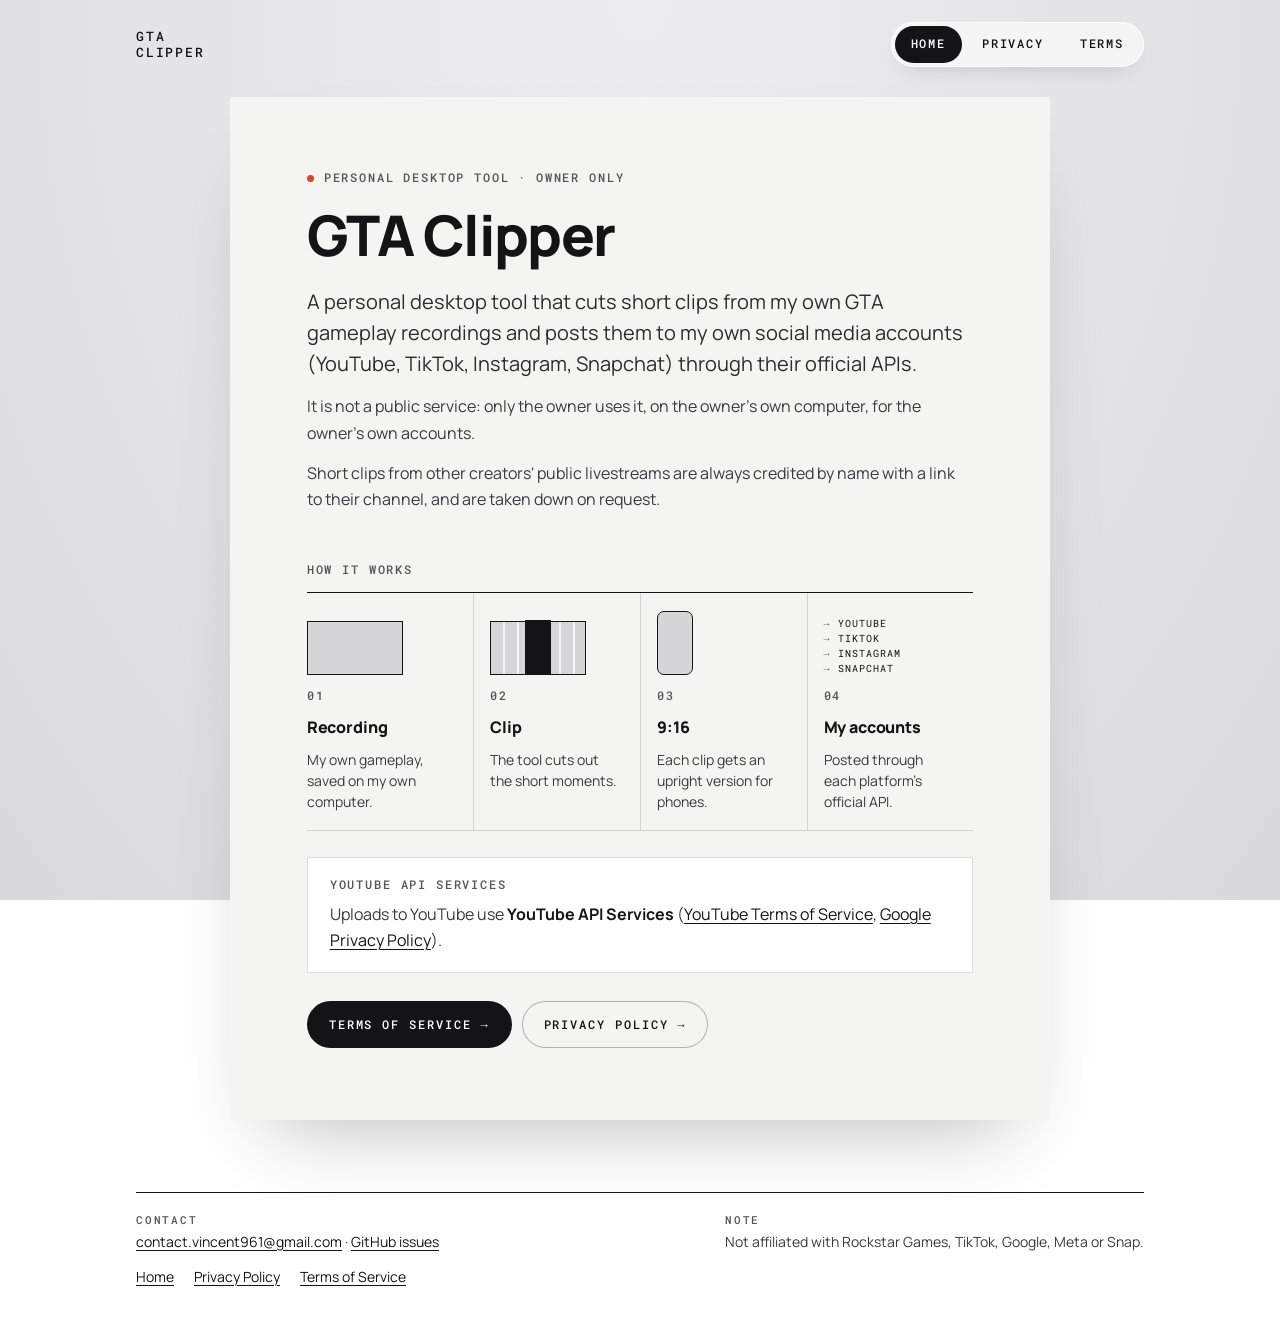
<file: index.html>
<!doctype html>
<html lang="en">
<head>
<meta charset="utf-8">
<meta name="viewport" content="width=device-width, initial-scale=1">
<title>GTA Clipper</title>
<meta name="description" content="A personal desktop tool that posts clips from my own GTA gameplay to my own accounts through official APIs.">
<link rel="stylesheet" href="style.css">
</head>
<body>
<a class="skip" href="#main">Skip to content</a>
<header class="site-header">
  <a class="wordmark" href="index.html"><span>GTA</span><span>Clipper</span></a>
  <nav class="nav" aria-label="Main">
    <a href="index.html" aria-current="page">Home</a>
    <a href="privacy.html">Privacy</a>
    <a href="terms.html">Terms</a>
  </nav>
</header>
<main id="main">
  <article class="sheet">
    <p class="kicker mono"><span class="dot" aria-hidden="true"></span>Personal desktop tool · Owner only</p>
    <h1>GTA Clipper</h1>
    <div class="prose">
      <p class="lead">A personal desktop tool that cuts short clips from my own GTA gameplay recordings and posts them to my own social media accounts (YouTube, TikTok, Instagram, Snapchat) through their official APIs.</p>
      <p>It is not a public service: only the owner uses it, on the owner's own computer, for the owner's own accounts.</p>
      <p>Short clips from other creators' public livestreams are always credited by name with a link to their channel, and are taken down on request.</p>
    </div>

    <div class="flow" role="group" aria-labelledby="flow-h">
      <span class="mono" id="flow-h">How it works</span>
      <ol>
        <li><div class="fig" aria-hidden="true"><div class="wide"></div></div><span class="step mono">01</span><span class="t">Recording</span><span class="d">My own gameplay, saved on my own computer.</span></li>
        <li><div class="fig" aria-hidden="true"><div class="cut"></div></div><span class="step mono">02</span><span class="t">Clip</span><span class="d">The tool cuts out the short moments.</span></li>
        <li><div class="fig" aria-hidden="true"><div class="tall"></div></div><span class="step mono">03</span><span class="t">9:16</span><span class="d">Each clip gets an upright version for phones.</span></li>
        <li><div class="fig" aria-hidden="true"><div class="plats"><span>YouTube</span><span>TikTok</span><span>Instagram</span><span>Snapchat</span></div></div><span class="step mono">04</span><span class="t">My accounts</span><span class="d">Posted through each platform's official API.</span></li>
      </ol>
    </div>

    <div class="notice">
      <span class="mono">YouTube API Services</span>
      <p>Uploads to YouTube use <strong>YouTube API Services</strong> (<a href="https://www.youtube.com/t/terms">YouTube Terms of Service</a>, <a href="https://www.google.com/policies/privacy">Google Privacy Policy</a>).</p>
    </div>

    <ul class="links">
      <li><a class="btn" href="terms.html">Terms of Service →</a></li>
      <li><a class="btn ghost" href="privacy.html">Privacy Policy →</a></li>
    </ul>
  </article>
</main>
<footer class="site-footer">
  <div class="inner">
    <div>
      <div class="mono">Contact</div>
      <a href="mailto:contact.vincent961@gmail.com">contact.vincent961@gmail.com</a> · <a href="https://github.com/vincent961/gta-clipper-legal/issues">GitHub issues</a>
    </div>
    <div>
      <div class="mono">Note</div>
      Not affiliated with Rockstar Games, TikTok, Google, Meta or Snap.
    </div>
    <nav aria-label="Footer">
      <a href="index.html">Home</a><a href="privacy.html">Privacy Policy</a><a href="terms.html">Terms of Service</a>
    </nav>
  </div>
</footer>
</body>
</html>
</file>
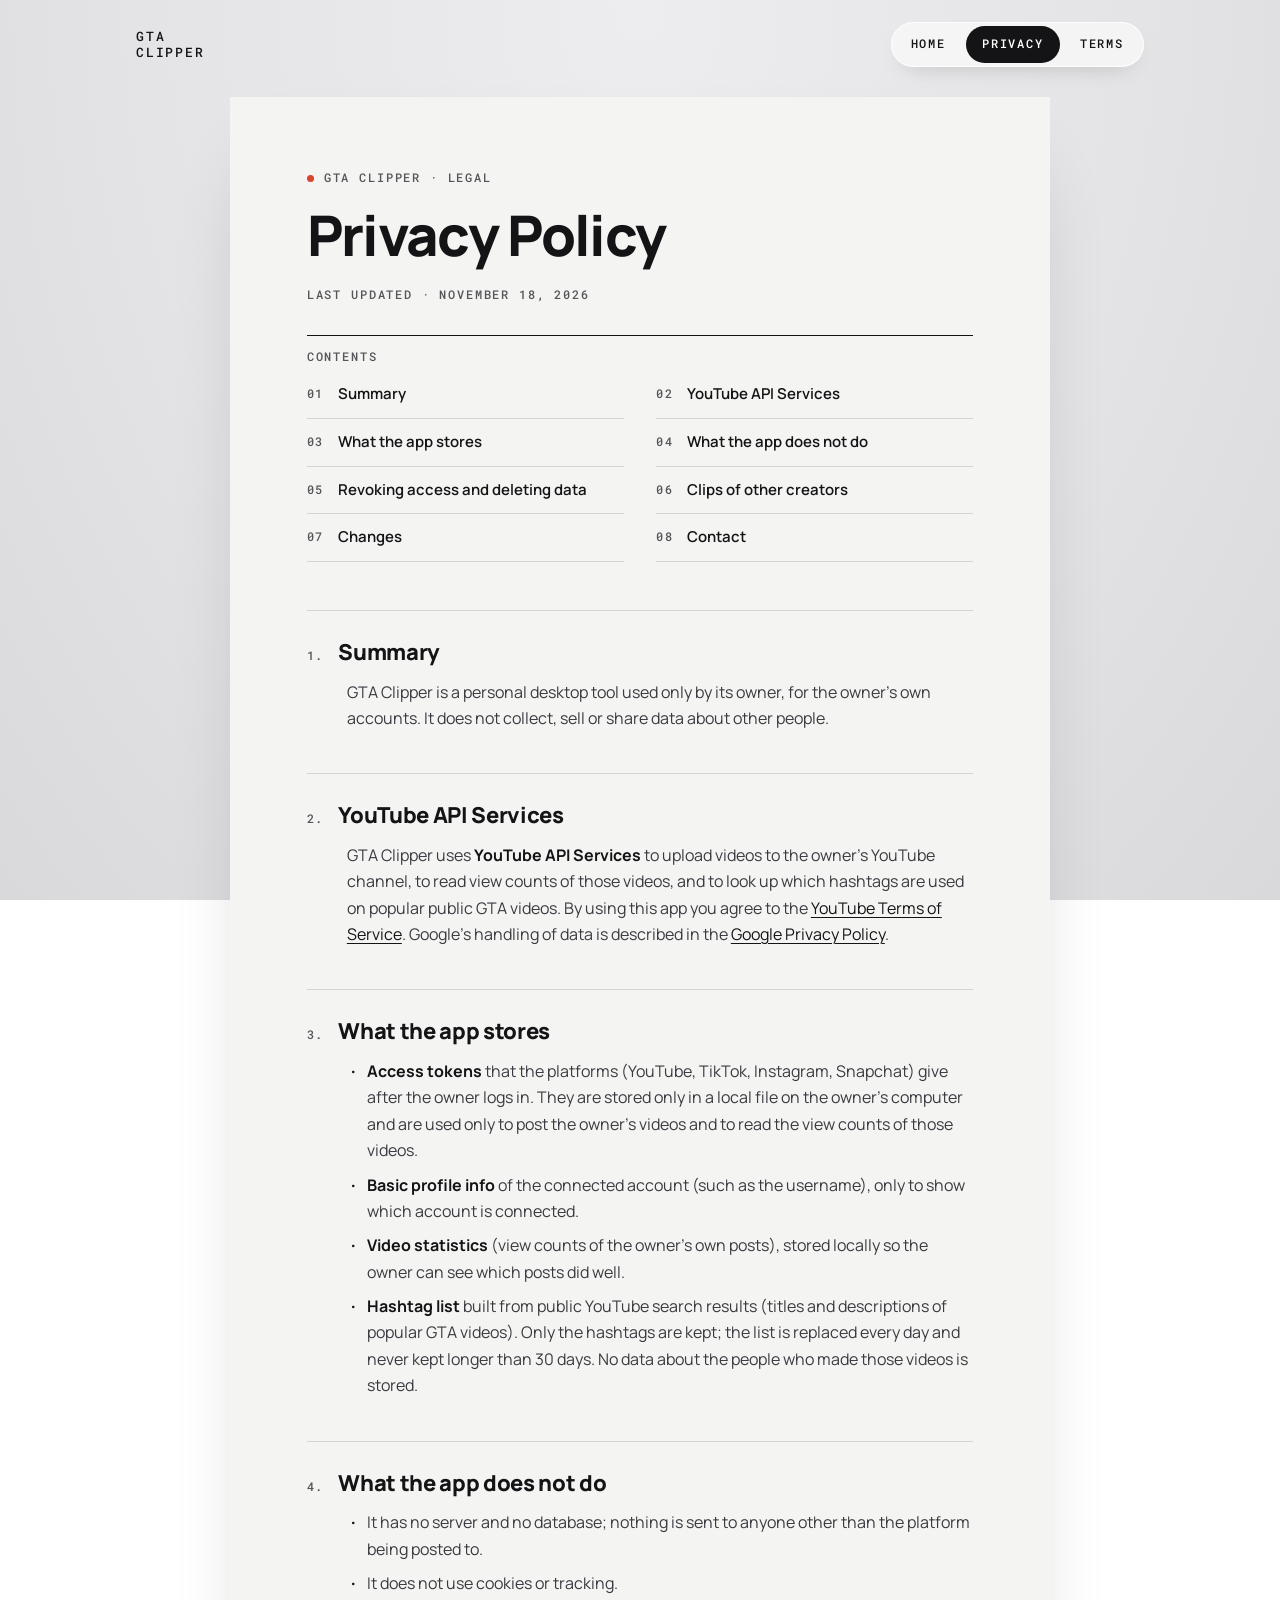
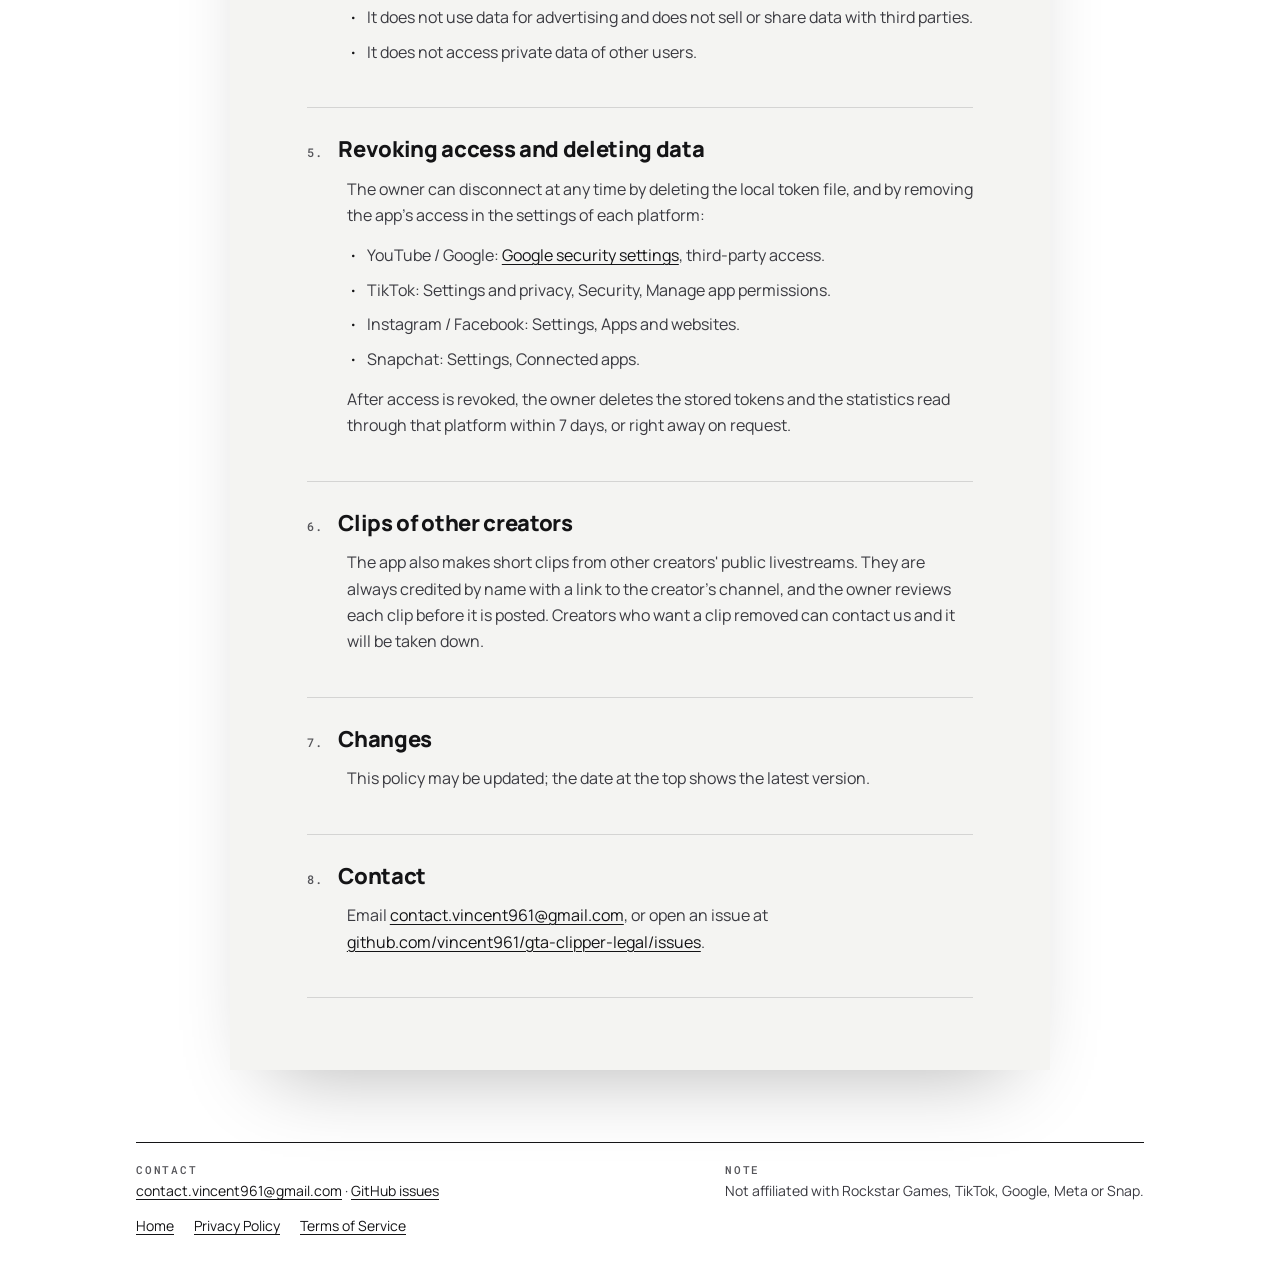
<file: privacy.html>
<!doctype html>
<html lang="en">
<head>
<meta charset="utf-8">
<meta name="viewport" content="width=device-width, initial-scale=1">
<title>Privacy Policy · GTA Clipper</title>
<meta name="description" content="Privacy Policy of GTA Clipper, a personal desktop tool.">
<link rel="stylesheet" href="style.css">
</head>
<body>
<a class="skip" href="#main">Skip to content</a>
<header class="site-header">
  <a class="wordmark" href="index.html"><span>GTA</span><span>Clipper</span></a>
  <nav class="nav" aria-label="Main">
    <a href="index.html">Home</a>
    <a href="privacy.html" aria-current="page">Privacy</a>
    <a href="terms.html">Terms</a>
  </nav>
</header>
<main id="main">
  <article class="sheet">
    <p class="kicker mono"><span class="dot" aria-hidden="true"></span>GTA Clipper · Legal</p>
    <h1>Privacy Policy</h1>
    <p class="meta mono">Last updated · <time datetime="2026-11-18">November 18, 2026</time></p>
    <nav class="toc" aria-label="Contents">
      <span class="mono">Contents</span>
      <ol>
      <li><a href="#summary"><span>01</span>Summary</a></li>
      <li><a href="#youtube"><span>02</span>YouTube API Services</a></li>
      <li><a href="#stores"><span>03</span>What the app stores</a></li>
      <li><a href="#not"><span>04</span>What the app does not do</a></li>
      <li><a href="#revoke"><span>05</span>Revoking access and deleting data</a></li>
      <li><a href="#creators"><span>06</span>Clips of other creators</a></li>
      <li><a href="#changes"><span>07</span>Changes</a></li>
      <li><a href="#contact"><span>08</span>Contact</a></li>
      </ol>
    </nav>
    <section class="s" id="summary" aria-labelledby="summary-h">
      <h2 id="summary-h"><span class="num">1.</span>Summary</h2>
      <p>GTA Clipper is a personal desktop tool used only by its owner, for the owner's own accounts. It does not collect, sell or share data about other people.</p>
    </section>
    <section class="s" id="youtube" aria-labelledby="youtube-h">
      <h2 id="youtube-h"><span class="num">2.</span>YouTube API Services</h2>
      <p>GTA Clipper uses <strong>YouTube API Services</strong> to upload videos to the owner's YouTube channel, to read view counts of those videos, and to look up which hashtags are used on popular public GTA videos. By using this app you agree to the <a href="https://www.youtube.com/t/terms">YouTube Terms of Service</a>. Google's handling of data is described in the <a href="https://www.google.com/policies/privacy">Google Privacy Policy</a>.</p>
    </section>
    <section class="s" id="stores" aria-labelledby="stores-h">
      <h2 id="stores-h"><span class="num">3.</span>What the app stores</h2>
      <ul>
        <li><strong>Access tokens</strong> that the platforms (YouTube, TikTok, Instagram, Snapchat) give after the owner logs in. They are stored only in a local file on the owner's computer and are used only to post the owner's videos and to read the view counts of those videos.</li>
        <li><strong>Basic profile info</strong> of the connected account (such as the username), only to show which account is connected.</li>
        <li><strong>Video statistics</strong> (view counts of the owner's own posts), stored locally so the owner can see which posts did well.</li>
        <li><strong>Hashtag list</strong> built from public YouTube search results (titles and descriptions of popular GTA videos). Only the hashtags are kept; the list is replaced every day and never kept longer than 30 days. No data about the people who made those videos is stored.</li>
      </ul>
    </section>
    <section class="s" id="not" aria-labelledby="not-h">
      <h2 id="not-h"><span class="num">4.</span>What the app does not do</h2>
      <ul>
        <li>It has no server and no database; nothing is sent to anyone other than the platform being posted to.</li>
        <li>It does not use cookies or tracking.</li>
        <li>It does not use data for advertising and does not sell or share data with third parties.</li>
        <li>It does not access private data of other users.</li>
      </ul>
    </section>
    <section class="s" id="revoke" aria-labelledby="revoke-h">
      <h2 id="revoke-h"><span class="num">5.</span>Revoking access and deleting data</h2>
      <p>The owner can disconnect at any time by deleting the local token file, and by removing the app's access in the settings of each platform:</p>
      <ul>
        <li>YouTube / Google: <a href="https://security.google.com/settings/security/permissions">Google security settings</a>, third-party access.</li>
        <li>TikTok: Settings and privacy, Security, Manage app permissions.</li>
        <li>Instagram / Facebook: Settings, Apps and websites.</li>
        <li>Snapchat: Settings, Connected apps.</li>
      </ul>
      <p>After access is revoked, the owner deletes the stored tokens and the statistics read through that platform within 7 days, or right away on request.</p>
    </section>
    <section class="s" id="creators" aria-labelledby="creators-h">
      <h2 id="creators-h"><span class="num">6.</span>Clips of other creators</h2>
      <p>The app also makes short clips from other creators' public livestreams. They are always credited by name with a link to the creator's channel, and the owner reviews each clip before it is posted. Creators who want a clip removed can contact us and it will be taken down.</p>
    </section>
    <section class="s" id="changes" aria-labelledby="changes-h">
      <h2 id="changes-h"><span class="num">7.</span>Changes</h2>
      <p>This policy may be updated; the date at the top shows the latest version.</p>
    </section>
    <section class="s" id="contact" aria-labelledby="contact-h">
      <h2 id="contact-h"><span class="num">8.</span>Contact</h2>
      <p>Email <a href="mailto:contact.vincent961@gmail.com">contact.vincent961@gmail.com</a>, or open an issue at <a href="https://github.com/vincent961/gta-clipper-legal/issues">github.com/vincent961/gta-clipper-legal/issues</a>.</p>
    </section>
  </article>
</main>
<footer class="site-footer">
  <div class="inner">
    <div>
      <div class="mono">Contact</div>
      <a href="mailto:contact.vincent961@gmail.com">contact.vincent961@gmail.com</a> · <a href="https://github.com/vincent961/gta-clipper-legal/issues">GitHub issues</a>
    </div>
    <div>
      <div class="mono">Note</div>
      Not affiliated with Rockstar Games, TikTok, Google, Meta or Snap.
    </div>
    <nav aria-label="Footer">
      <a href="index.html">Home</a><a href="privacy.html">Privacy Policy</a><a href="terms.html">Terms of Service</a>
    </nav>
  </div>
</footer>
</body>
</html>
</file>
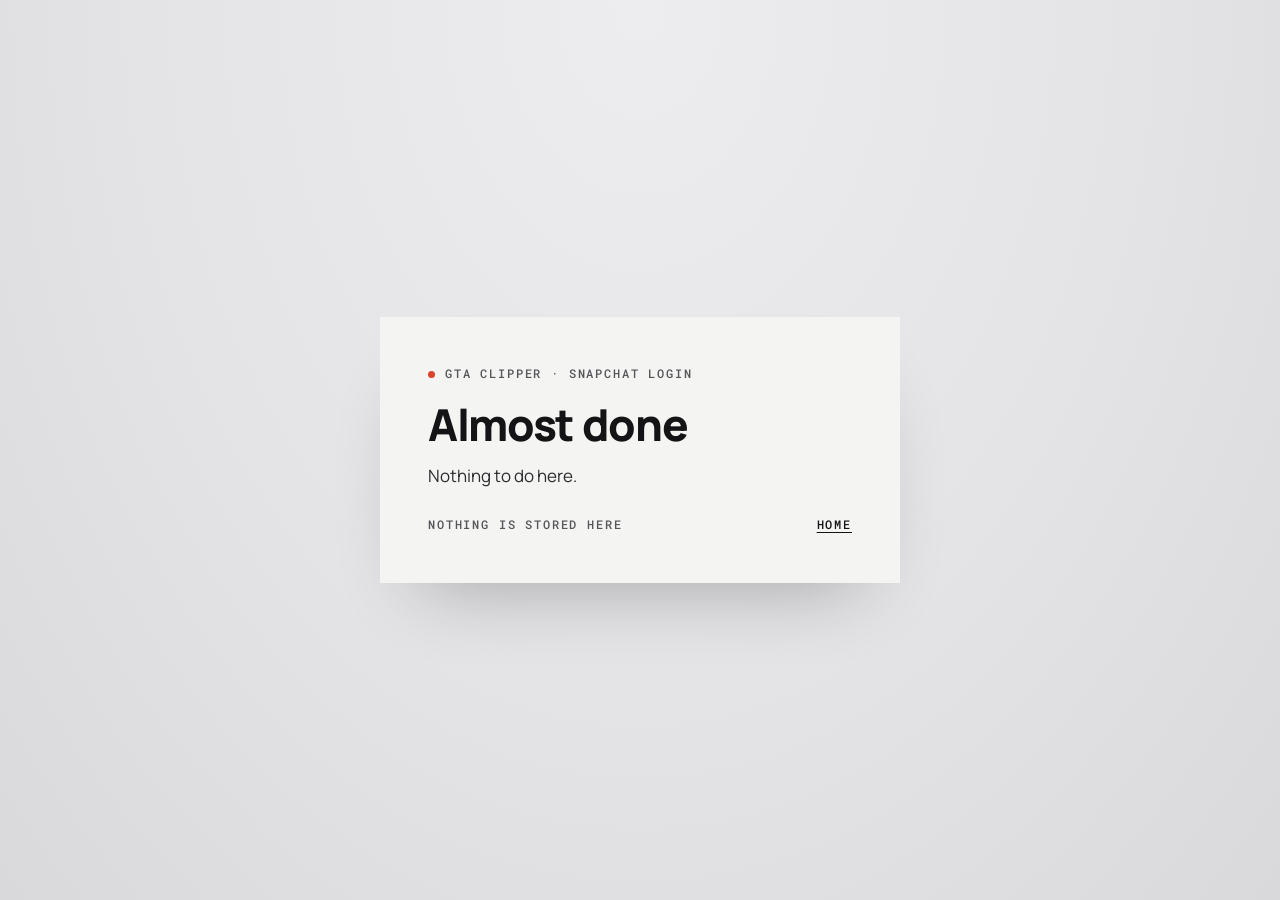
<file: snap-callback.html>
<!doctype html>
<html lang="en">
<head>
<meta charset="utf-8">
<meta name="viewport" content="width=device-width, initial-scale=1">
<meta name="referrer" content="no-referrer">
<title>GTA Clipper · Snapchat login</title>
<link rel="stylesheet" href="style.css">
</head>
<body>
<main class="center">
  <div class="card">
    <p class="kicker mono"><span class="dot" aria-hidden="true"></span>GTA Clipper · Snapchat login</p>
    <h1>Almost done</h1>
    <p id="msg" class="msg" role="status">Sending you back to GTA Clipper on your own computer…</p>
    <div class="foot mono"><span>Nothing is stored here</span><a href="index.html">Home</a></div>
  </div>
</main>
<script>
  // Snapchat only accepts https redirect URIs. This page passes the login result (code + state)
  // straight on to the desktop tool listening on the owner's own computer (127.0.0.1:8771).
  // Nothing is stored or sent anywhere else.
  (function () {
    var q = window.location.search;
    if (!q || (q.indexOf('code=') < 0 && q.indexOf('error=') < 0)) {
      document.getElementById('msg').textContent = 'Nothing to do here.';
      return;
    }
    window.location.replace('http://127.0.0.1:8771/' + q);
  })();
</script>
</body>
</html>
</file>
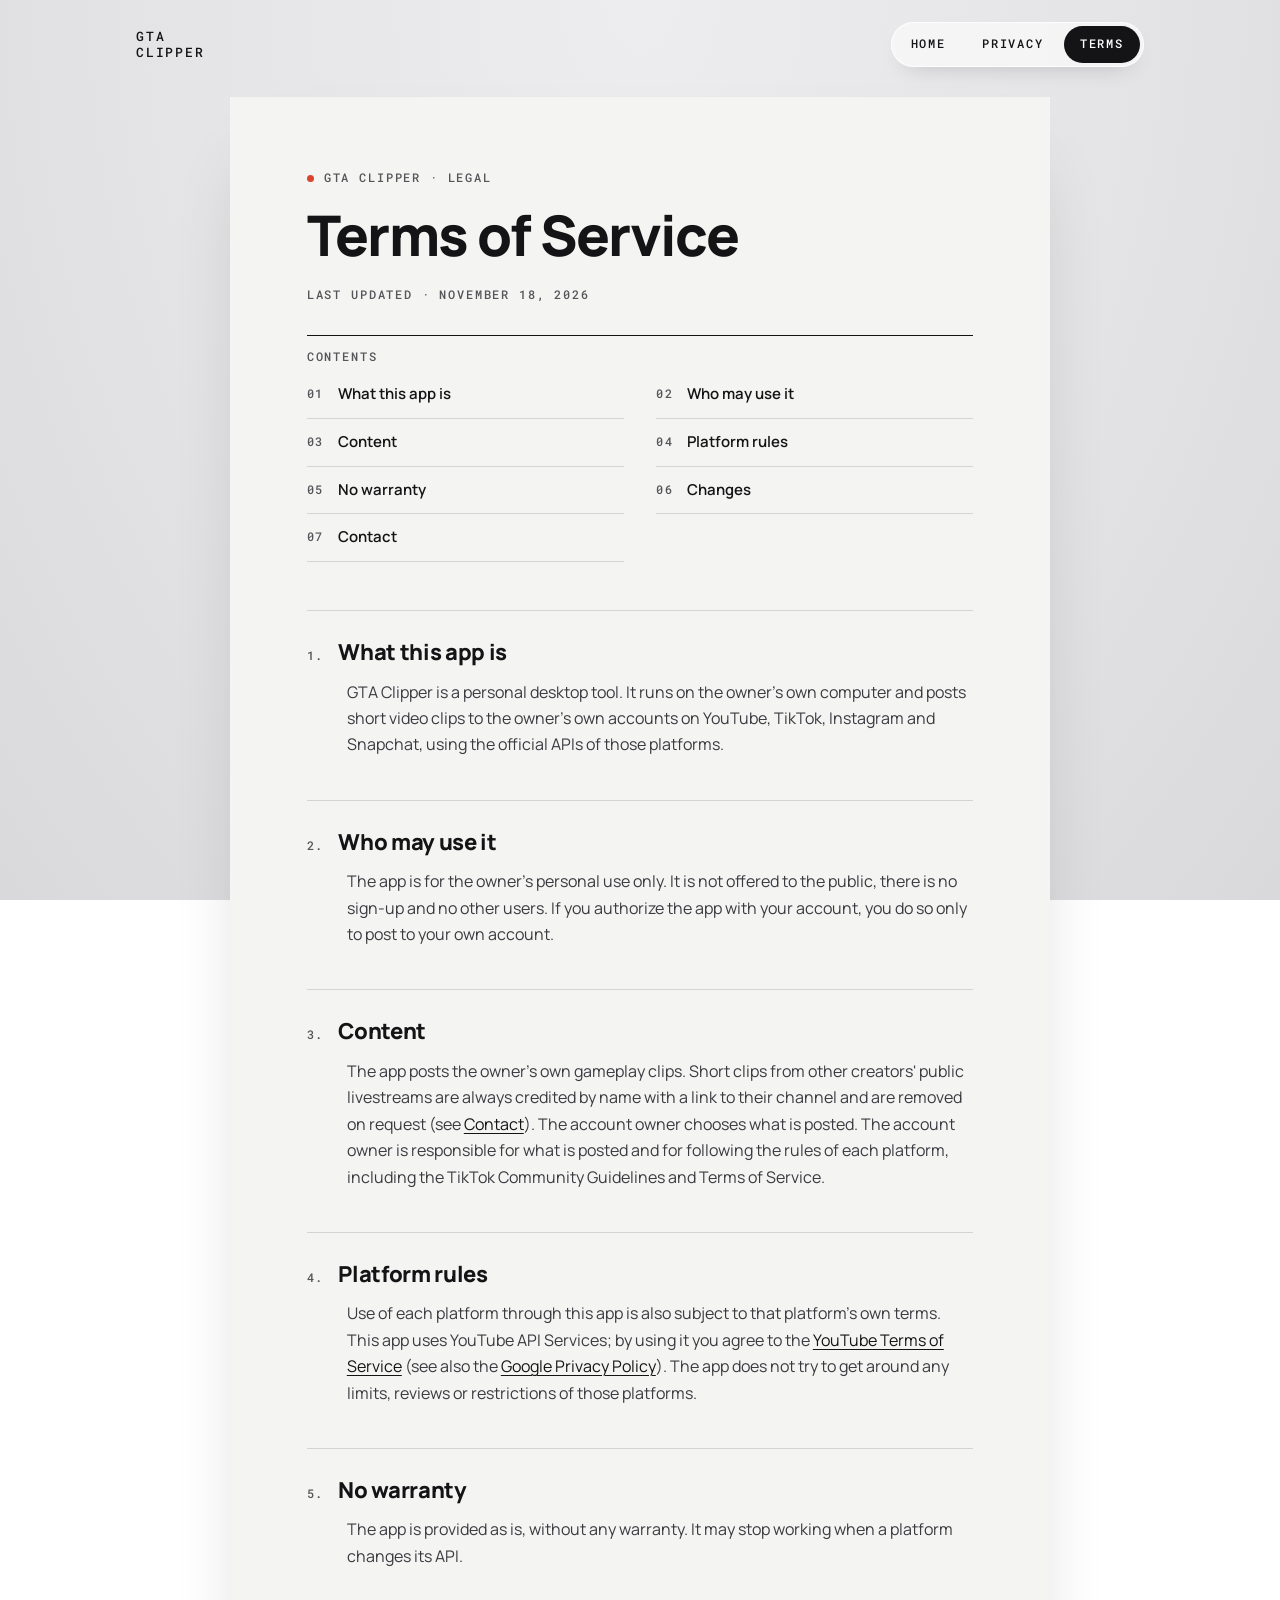
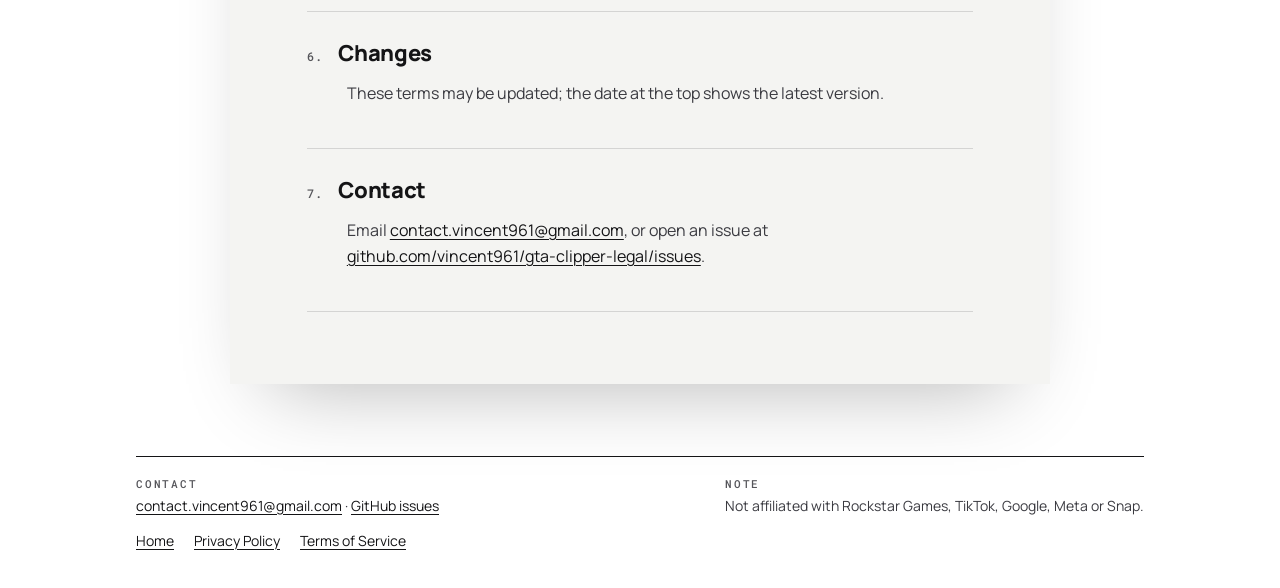
<file: terms.html>
<!doctype html>
<html lang="en">
<head>
<meta charset="utf-8">
<meta name="viewport" content="width=device-width, initial-scale=1">
<title>Terms of Service · GTA Clipper</title>
<meta name="description" content="Terms of Service of GTA Clipper, a personal desktop tool.">
<link rel="stylesheet" href="style.css">
</head>
<body>
<a class="skip" href="#main">Skip to content</a>
<header class="site-header">
  <a class="wordmark" href="index.html"><span>GTA</span><span>Clipper</span></a>
  <nav class="nav" aria-label="Main">
    <a href="index.html">Home</a>
    <a href="privacy.html">Privacy</a>
    <a href="terms.html" aria-current="page">Terms</a>
  </nav>
</header>
<main id="main">
  <article class="sheet">
    <p class="kicker mono"><span class="dot" aria-hidden="true"></span>GTA Clipper · Legal</p>
    <h1>Terms of Service</h1>
    <p class="meta mono">Last updated · <time datetime="2026-11-18">November 18, 2026</time></p>
    <nav class="toc" aria-label="Contents">
      <span class="mono">Contents</span>
      <ol>
      <li><a href="#what"><span>01</span>What this app is</a></li>
      <li><a href="#who"><span>02</span>Who may use it</a></li>
      <li><a href="#content"><span>03</span>Content</a></li>
      <li><a href="#platforms"><span>04</span>Platform rules</a></li>
      <li><a href="#warranty"><span>05</span>No warranty</a></li>
      <li><a href="#changes"><span>06</span>Changes</a></li>
      <li><a href="#contact"><span>07</span>Contact</a></li>
      </ol>
    </nav>
    <section class="s" id="what" aria-labelledby="what-h">
      <h2 id="what-h"><span class="num">1.</span>What this app is</h2>
      <p>GTA Clipper is a personal desktop tool. It runs on the owner's own computer and posts short video clips to the owner's own accounts on YouTube, TikTok, Instagram and Snapchat, using the official APIs of those platforms.</p>
    </section>
    <section class="s" id="who" aria-labelledby="who-h">
      <h2 id="who-h"><span class="num">2.</span>Who may use it</h2>
      <p>The app is for the owner's personal use only. It is not offered to the public, there is no sign-up and no other users. If you authorize the app with your account, you do so only to post to your own account.</p>
    </section>
    <section class="s" id="content" aria-labelledby="content-h">
      <h2 id="content-h"><span class="num">3.</span>Content</h2>
      <p>The app posts the owner's own gameplay clips. Short clips from other creators' public livestreams are always credited by name with a link to their channel and are removed on request (see <a href="#contact">Contact</a>). The account owner chooses what is posted. The account owner is responsible for what is posted and for following the rules of each platform, including the TikTok Community Guidelines and Terms of Service.</p>
    </section>
    <section class="s" id="platforms" aria-labelledby="platforms-h">
      <h2 id="platforms-h"><span class="num">4.</span>Platform rules</h2>
      <p>Use of each platform through this app is also subject to that platform's own terms. This app uses YouTube API Services; by using it you agree to the <a href="https://www.youtube.com/t/terms">YouTube Terms of Service</a> (see also the <a href="https://www.google.com/policies/privacy">Google Privacy Policy</a>). The app does not try to get around any limits, reviews or restrictions of those platforms.</p>
    </section>
    <section class="s" id="warranty" aria-labelledby="warranty-h">
      <h2 id="warranty-h"><span class="num">5.</span>No warranty</h2>
      <p>The app is provided as is, without any warranty. It may stop working when a platform changes its API.</p>
    </section>
    <section class="s" id="changes" aria-labelledby="changes-h">
      <h2 id="changes-h"><span class="num">6.</span>Changes</h2>
      <p>These terms may be updated; the date at the top shows the latest version.</p>
    </section>
    <section class="s" id="contact" aria-labelledby="contact-h">
      <h2 id="contact-h"><span class="num">7.</span>Contact</h2>
      <p>Email <a href="mailto:contact.vincent961@gmail.com">contact.vincent961@gmail.com</a>, or open an issue at <a href="https://github.com/vincent961/gta-clipper-legal/issues">github.com/vincent961/gta-clipper-legal/issues</a>.</p>
    </section>
  </article>
</main>
<footer class="site-footer">
  <div class="inner">
    <div>
      <div class="mono">Contact</div>
      <a href="mailto:contact.vincent961@gmail.com">contact.vincent961@gmail.com</a> · <a href="https://github.com/vincent961/gta-clipper-legal/issues">GitHub issues</a>
    </div>
    <div>
      <div class="mono">Note</div>
      Not affiliated with Rockstar Games, TikTok, Google, Meta or Snap.
    </div>
    <nav aria-label="Footer">
      <a href="index.html">Home</a><a href="privacy.html">Privacy Policy</a><a href="terms.html">Terms of Service</a>
    </nav>
  </div>
</footer>
</body>
</html>
</file>
<file: style.css>
@font-face { font-family: "Manrope"; src: url("fonts/manrope-latin.woff2") format("woff2"); font-weight: 200 800; font-display: swap; }
@font-face { font-family: "Roboto Mono"; src: url("fonts/RobotoMono-wght.ttf") format("truetype"); font-weight: 100 700; font-display: swap; }

:root {
  --ink: #141416; --paper: #F4F4F2; --page: #E4E4E6;
  --g1: #2c2c30; --g2: #3a3a40; --g3: #55555a; --g4: #6b6b72; --g5: #C9C9CE;
  --red: #D8442C;
  --line: rgba(20,20,22,.14);
  --sans: "Manrope", system-ui, sans-serif;
  --mono: "Roboto Mono", ui-monospace, monospace;
  --pad: clamp(18px, 5vw, 56px);
}
* { box-sizing: border-box; }
html { scroll-behavior: smooth; -webkit-text-size-adjust: 100%; }
@media (prefers-reduced-motion: reduce) { html { scroll-behavior: auto; } }
body {
  margin: 0; min-height: 100vh; display: flex; flex-direction: column;
  font-family: var(--sans); font-size: 16px; line-height: 1.65; color: var(--g2);
  background: radial-gradient(ellipse at 50% 0%, #EDEDEF 0%, var(--page) 55%, #D9D9DC 100%) fixed;
}
a { color: var(--ink); text-decoration: underline; text-decoration-thickness: 1px; text-underline-offset: 3px; }
a:hover { color: var(--g3); }
a:focus-visible { outline: 2px solid var(--ink); outline-offset: 3px; border-radius: 2px; }
strong { color: var(--ink); font-weight: 700; }
.mono { font-family: var(--mono); text-transform: uppercase; letter-spacing: .16em; font-size: 11.5px; font-weight: 500; }
.skip { position: absolute; left: -999px; top: 8px; }
.skip:focus { left: 8px; background: var(--ink); color: #fff; padding: 8px 14px; border-radius: 99px; z-index: 10; }

/* header */
.site-header { display: flex; align-items: center; justify-content: space-between; gap: 16px; flex-wrap: wrap; padding: 22px var(--pad); max-width: 1120px; width: 100%; margin: 0 auto; }
.wordmark { font-family: var(--mono); font-weight: 500; font-size: 13px; letter-spacing: .14em; line-height: 1.25; text-transform: uppercase; color: var(--ink); text-decoration: none; }
.wordmark:hover { color: var(--ink); }
.wordmark span { display: block; }
.nav { display: flex; gap: 4px; padding: 4px; border-radius: 99px; background: rgba(255,255,255,.6); box-shadow: inset 0 0 0 1px rgba(255,255,255,.8), 0 10px 24px -14px rgba(0,0,0,.25); }
.nav a { font-family: var(--mono); font-size: 11.5px; font-weight: 500; letter-spacing: .16em; text-transform: uppercase; text-decoration: none; color: var(--ink); padding: 9px 16px; border-radius: 99px; }
.nav a:hover { color: var(--g3); }
.nav a[aria-current="page"] { background: var(--ink); color: #fff; }

/* main */
main { flex: 1; width: 100%; max-width: 1120px; margin: 0 auto; padding: 8px var(--pad) 72px; }
.sheet { background: var(--paper); max-width: 820px; margin: 0 auto; padding: clamp(28px, 6vw, 72px) clamp(22px, 6vw, 80px); box-shadow: 0 40px 80px -40px rgba(0,0,0,.3); }
.prose { max-width: 66ch; }
.kicker { display: flex; align-items: center; gap: 10px; color: var(--g3); margin: 0 0 18px; }
.dot { width: 7px; height: 7px; border-radius: 50%; background: var(--red); flex: none; }
h1 { font-family: var(--sans); font-weight: 800; color: var(--ink); font-size: clamp(34px, 6vw, 56px); line-height: 1.04; letter-spacing: -.03em; margin: 0 0 22px; text-wrap: balance; }
h2 { font-family: var(--sans); font-weight: 800; color: var(--ink); font-size: 22px; line-height: 1.25; letter-spacing: -.015em; margin: 0 0 12px; display: flex; gap: 14px; align-items: baseline; }
h2 .num { font-family: var(--mono); font-size: 12px; font-weight: 500; letter-spacing: .14em; color: var(--g3); flex: none; }
p { margin: 0 0 14px; text-wrap: pretty; }
.lead { font-size: clamp(17px, 2.2vw, 20px); line-height: 1.55; color: var(--g1); }
ul { margin: 0 0 14px; padding-left: 0; list-style: none; }
li { position: relative; padding-left: 20px; margin-bottom: 8px; }
li::before { content: "·"; position: absolute; left: 4px; top: 0; color: var(--ink); font-weight: 800; }

/* legal */
.meta { color: var(--g3); margin: 0 0 30px; }
.toc { border-top: 1.5px solid var(--ink); margin: 0 0 48px; }
.toc ol { list-style: none; margin: 0; padding: 0; display: grid; grid-template-columns: repeat(auto-fit, minmax(240px, 1fr)); column-gap: 32px; }
.toc li { padding: 0; margin: 0; border-bottom: 1px solid var(--line); }
.toc li::before { content: none; }
.toc a { display: flex; gap: 14px; padding: 11px 0; text-decoration: none; color: var(--ink); font-weight: 600; font-size: 15px; transition: padding .3s cubic-bezier(.16,1,.3,1); }
.toc a:hover { padding-left: 6px; color: var(--g3); }
.toc a span { font-family: var(--mono); font-size: 12px; font-weight: 500; letter-spacing: .14em; color: var(--g3); padding-top: 2px; }
.toc .mono { display: block; padding: 12px 0 4px; color: var(--g3); }
section.s { padding: 28px 0; border-top: 1px solid var(--line); scroll-margin-top: 24px; }
section.s:last-of-type { border-bottom: 1px solid var(--line); }
section.s > :not(h2) { margin-left: 40px; }
@media (max-width: 560px) { section.s > :not(h2) { margin-left: 0; } }
.contact { display: grid; gap: 0; border-top: 1px solid var(--line); margin-top: 6px; }
.contact div { display: grid; grid-template-columns: 90px 1fr; gap: 12px; padding: 10px 0; border-bottom: 1px solid var(--line); overflow-wrap: anywhere; }
.contact .mono { color: var(--g3); padding-top: 3px; }

/* home */
.notice { background: #fff; border: 1px solid var(--line); padding: 18px 22px; margin: 26px 0; }
.notice .mono { display: block; color: var(--g3); margin-bottom: 6px; }
.notice p:last-child { margin: 0; }
.links { display: flex; flex-wrap: wrap; gap: 10px; margin: 28px 0 0; padding: 0; }
.links li { padding: 0; margin: 0; }
.links li::before { content: none; }
.btn { display: inline-flex; align-items: center; gap: 10px; font-family: var(--mono); font-size: 12px; font-weight: 500; letter-spacing: .16em; text-transform: uppercase; text-decoration: none; padding: 14px 22px; border-radius: 99px; background: var(--ink); color: #fff; }
.btn:hover { color: #fff; transform: translateY(-2px); box-shadow: 0 10px 24px -10px rgba(0,0,0,.45); }
.btn.ghost { background: transparent; color: var(--ink); box-shadow: inset 0 0 0 1px rgba(20,20,22,.3); }
.btn.ghost:hover { color: var(--ink); }
.btn { transition: transform .4s cubic-bezier(.16,1,.3,1), box-shadow .4s; }

.flow { margin: 48px 0 8px; }
.flow > .mono { color: var(--g3); display: block; margin-bottom: 12px; }
.flow ol { list-style: none; margin: 0; padding: 0; display: grid; grid-template-columns: repeat(4, minmax(0, 1fr)); border-top: 1.5px solid var(--ink); }
.flow li { padding: 18px 16px 18px 0; margin: 0; border-bottom: 1px solid var(--line); display: flex; flex-direction: column; gap: 12px; }
.flow li::before { content: none; }
.flow li + li { padding-left: 16px; border-left: 1px solid var(--line); }
.flow .step { color: var(--g3); }
.flow .t { font-weight: 800; color: var(--ink); font-size: 16px; letter-spacing: -.01em; line-height: 1.2; }
.flow .d { font-size: 14px; line-height: 1.5; color: var(--g2); }
.fig { height: 64px; display: flex; align-items: flex-end; gap: 6px; }
.fig .wide { width: 96px; height: 54px; background: #d6d6d9; border: 1.5px solid var(--ink); }
.fig .cut { width: 96px; height: 54px; border: 1.5px solid var(--ink); background: repeating-linear-gradient(90deg, #d6d6d9 0 12px, transparent 12px 14px); position: relative; }
.fig .cut::after { content: ""; position: absolute; left: 34px; width: 26px; top: -1.5px; bottom: -1.5px; background: var(--ink); }
.fig .tall { width: 36px; height: 64px; border: 1.5px solid var(--ink); border-radius: 7px; background: #d6d6d9; }
.fig .plats { display: flex; flex-direction: column; gap: 3px; font-family: var(--mono); font-size: 10px; letter-spacing: .1em; color: var(--ink); text-transform: uppercase; line-height: 1.2; }
.fig .plats span::before { content: "→ "; color: var(--g3); }
@media (max-width: 720px) {
  .flow ol { grid-template-columns: repeat(2, minmax(0, 1fr)); }
  .flow li:nth-child(3) { padding-left: 0; border-left: 0; }
}

/* footer */
.site-footer { max-width: 1120px; width: 100%; margin: 0 auto; padding: 0 var(--pad) 36px; }
.site-footer .inner { border-top: 1.5px solid var(--ink); padding-top: 18px; display: flex; flex-wrap: wrap; justify-content: space-between; gap: 12px 32px; font-size: 14px; color: var(--g2); }
.site-footer .mono { color: var(--g3); font-size: 11px; }
.site-footer nav { display: flex; flex-wrap: wrap; gap: 6px 20px; }

/* snap callback */
.center { min-height: 100vh; display: grid; place-items: center; padding: 24px; }
.card { background: var(--paper); width: 100%; max-width: 520px; padding: clamp(28px, 6vw, 48px); box-shadow: 0 40px 80px -40px rgba(0,0,0,.3); }
.card h1 { font-size: clamp(32px, 6vw, 44px); margin-bottom: 14px; }
.card .msg { font-size: 17px; color: var(--g1); margin: 0 0 26px; }
.bar { height: 2px; background: var(--g5); overflow: hidden; margin-bottom: 18px; }
.bar::after { content: ""; display: block; height: 100%; width: 35%; background: var(--ink); animation: slide 1.4s cubic-bezier(.65,0,.2,1) infinite; }
@keyframes slide { from { transform: translateX(-100%); } to { transform: translateX(300%); } }
@media (prefers-reduced-motion: reduce) { .bar::after { animation: none; width: 100%; } }
.card .foot { color: var(--g3); display: flex; justify-content: space-between; gap: 12px; flex-wrap: wrap; }
</file>
